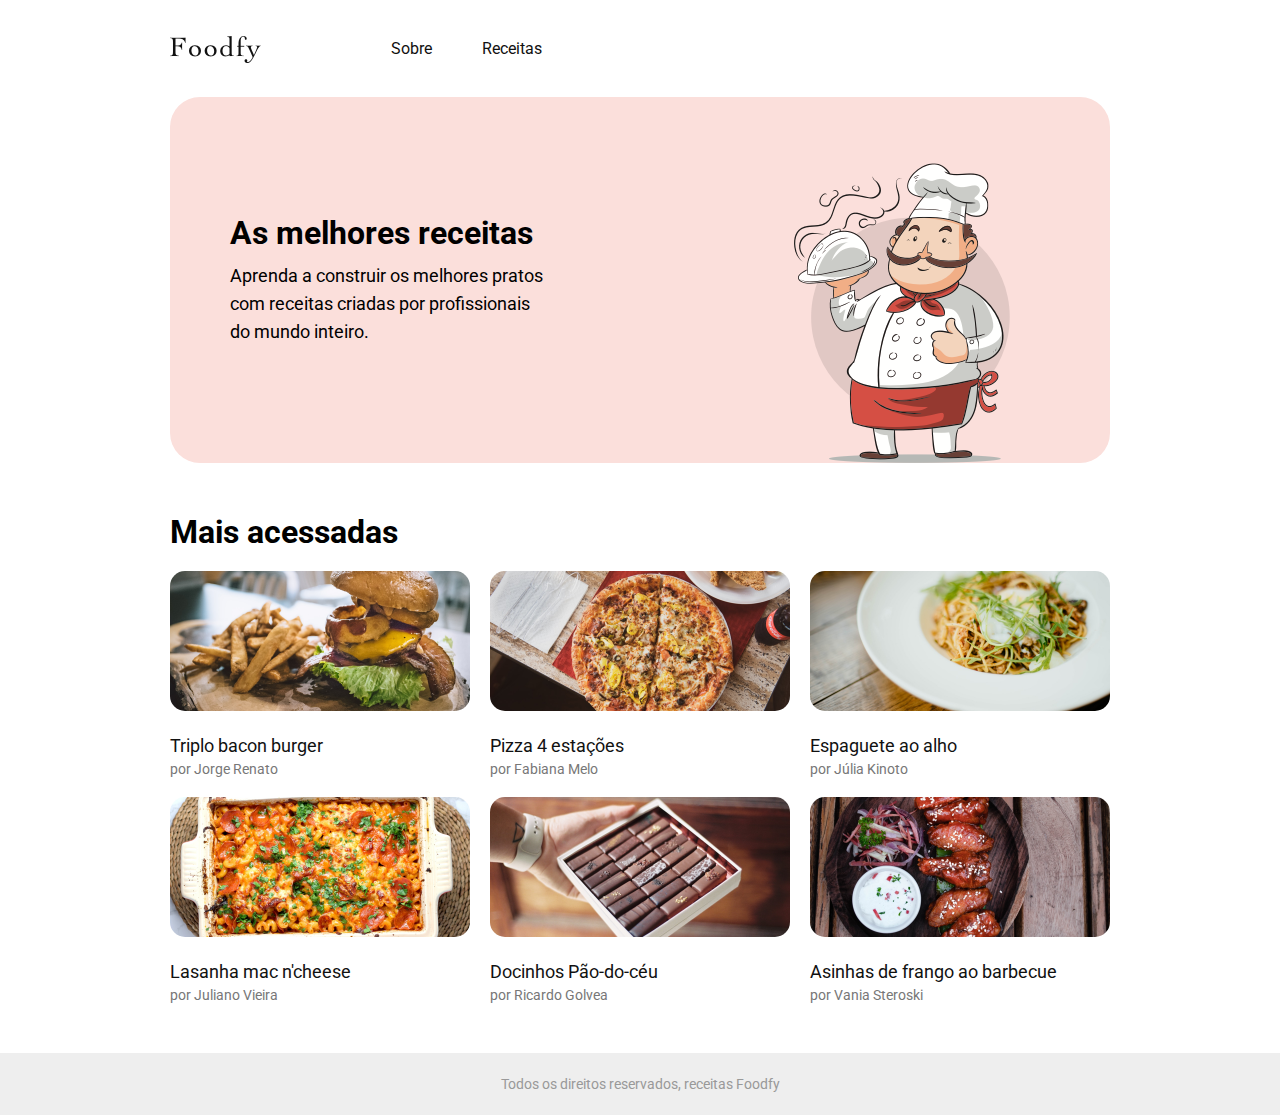
<file: index.html>
<!DOCTYPE html>
<html lang="pt_br">
  <head>
    <meta charset="UTF-8">
    <meta name="viewport" content="width=device-width, initial-scale=1.0">
    <title>Foodfy</title>
    <link rel="stylesheet" href="styles/main.css">
    <link rel="stylesheet" href="styles/index.css">
  </head>
  <body>
    <header>
      <div class="head">
        <div class="logo">
          <a href="index.html"><img src="assets/logo.png" alt="logo"></a>
        </div>
        <div class="menu-navigation">
          <a href="sobre.html">Sobre</a>
          <a href="receitas.html">Receitas</a>
        </div>
      </div>
    </header>
    <section>
      <div class="page-information">
        <div class="text-content">
          <h1>As melhores receitas</h1>
          <p>
            Aprenda a construir os melhores pratos
            com receitas criadas por profissionais 
            do mundo inteiro.
          </p>
        </div>
        <div class="chef-img">
          <img src="assets/chef.png" alt="chef image">
        </div>
      </div>
    </section>
    <section>
      <div class="content">
        <div>
          <h1>Mais acessadas</h1>
        </div>
        <div class="cards">

          <div class="card">
            <div class="recipe-img">
              <img src="assets/burger.png" alt="burguer">
            </div>
            <div class="card-title">
              <h3>Triplo bacon burger</h3>
            </div>
            <div class="chef-name">
              <p>por Jorge Renato</p>
            </div>
          </div>

          <div class="card">
            <div class="recipe-img">
              <img src="assets/pizza.png" alt="pizza">
            </div>
            <div class="card-title">
              <h3>Pizza 4 estações</h3>
            </div>
            <div class="chef-name">
              <p>por Fabiana Melo</p>
            </div>
          </div>

          <div class="card">
            <div class="recipe-img">
              <img src="assets/espaguete.png" alt="Espaguete">
            </div>
            <div class="card-title">
              <h3>Espaguete ao alho</h3>
            </div>
            <div class="chef-name">
              <p>por Júlia Kinoto</p>
            </div>
          </div>

          <div class="card">
            <div class="recipe-img">
              <img src="assets/lasanha.png" alt="lasanha">
            </div>
            <div class="card-title">
              <h3>Lasanha mac n'cheese</h3>
            </div>
            <div class="chef-name">
              <p>por Juliano Vieira</p>
            </div>
          </div>

          <div class="card">
            <div class="recipe-img">
              <img src="assets/doce.png" alt="doce">
            </div>
            <div class="card-title">
              <h3>Docinhos Pão-do-céu</h3>
            </div>
            <div class="chef-name">
              <p>por Ricardo Golvea</p>
            </div>
          </div>

          <div class="card">
            <div class="recipe-img">
              <img src="assets/asinhas.png" alt="asinhas">
            </div>
            <div class="card-title">
              <h3>Asinhas de frango ao barbecue</h3>
            </div>
            <div class="chef-name">
              <p>por Vania Steroski</p>
            </div>
          </div>

        </div>
      </div>
    </section>
    <footer>
      <p>Todos os direitos reservados, receitas Foodfy</p>
    </footer>
  </body>
</html>
</file>
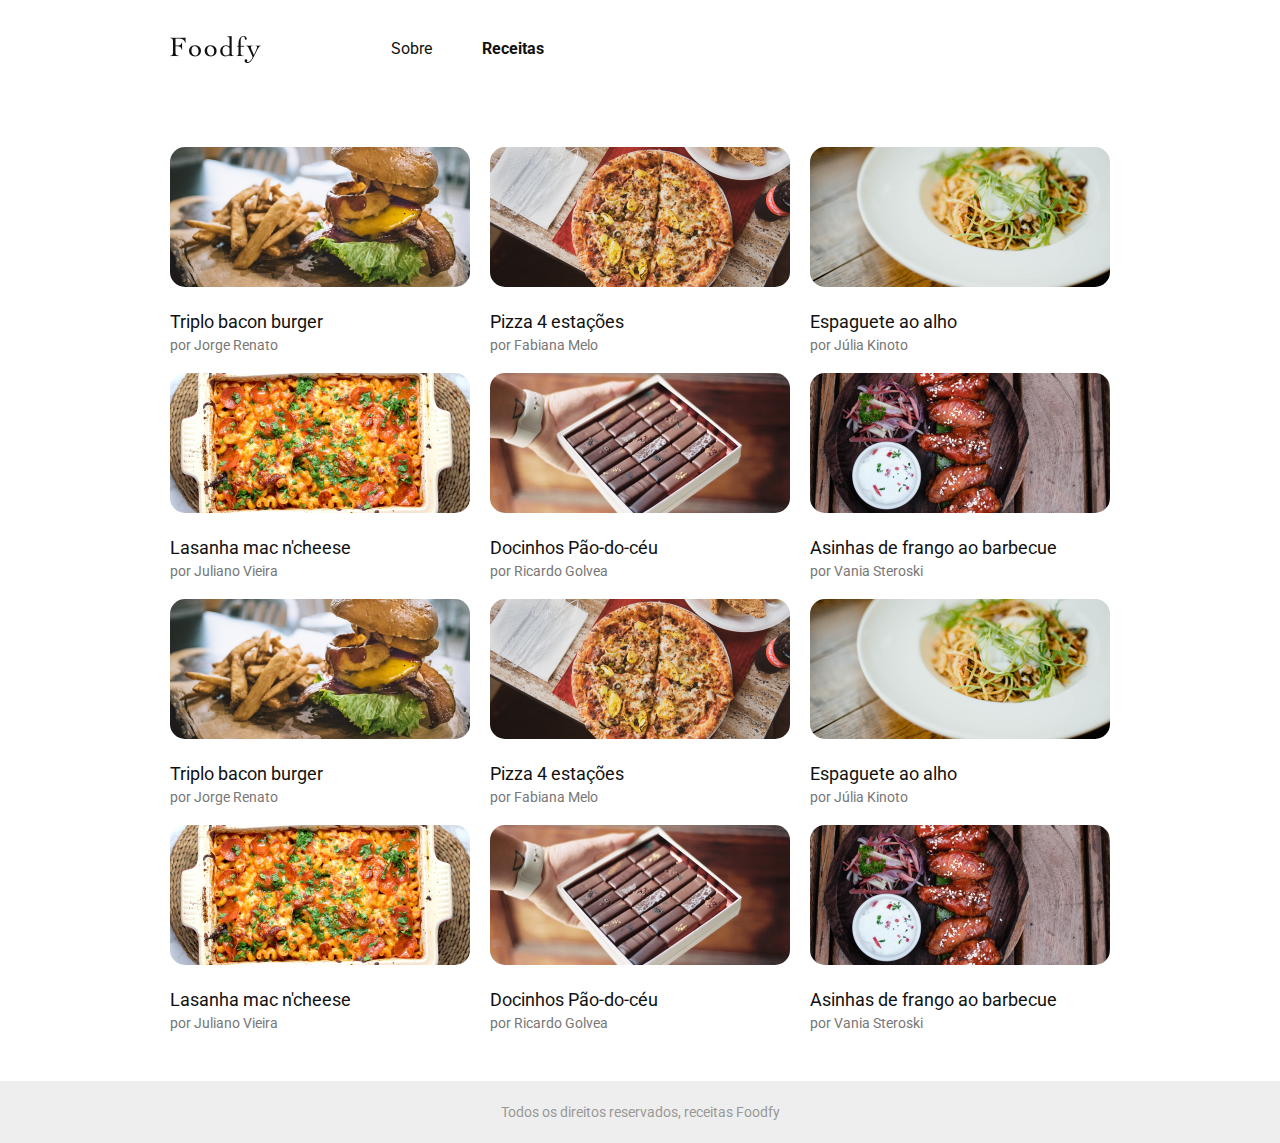
<file: receitas.html>
<!DOCTYPE html>
<html lang="pt_br">
  <head>
    <meta charset="UTF-8">
    <meta name="viewport" content="width=device-width, initial-scale=1.0">
    <title>Foodfy - receitas</title>
    <link rel="stylesheet" href="styles/main.css">
    <link rel="stylesheet" href="styles/receitas.css">
  </head>
  <body>
    <header>
      <div class="head">
        <div class="logo">
          <a href="index.html"><img src="assets/logo.png" alt="logo"></a>
        </div>
        <div class="menu-navigation">
          <a href="sobre.html">Sobre</a>
          <a href="#"><b>Receitas</b></a>
        </div>
      </div>
    </header>
    <section>
      <div class="content">
        <div class="cards">
          <div class="card">
            <div class="recipe-img">
              <img src="assets/burger.png" alt="burguer">
            </div>
            <div class="card-title">
              <h3>Triplo bacon burger</h3>
            </div>
            <div class="chef-name">
              <p>por Jorge Renato</p>
            </div>
          </div>

          <div class="card">
            <div class="recipe-img">
              <img src="assets/pizza.png" alt="pizza">
            </div>
            <div class="card-title">
              <h3>Pizza 4 estações</h3>
            </div>
            <div class="chef-name">
              <p>por Fabiana Melo</p>
            </div>
          </div>

          <div class="card">
            <div class="recipe-img">
              <img src="assets/espaguete.png" alt="Espaguete">
            </div>
            <div class="card-title">
              <h3>Espaguete ao alho</h3>
            </div>
            <div class="chef-name">
              <p>por Júlia Kinoto</p>
            </div>
          </div>

          <div class="card">
            <div class="recipe-img">
              <img src="assets/lasanha.png" alt="lasanha">
            </div>
            <div class="card-title">
              <h3>Lasanha mac n'cheese</h3>
            </div>
            <div class="chef-name">
              <p>por Juliano Vieira</p>
            </div>
          </div>

          <div class="card">
            <div class="recipe-img">
              <img src="assets/doce.png" alt="doce">
            </div>
            <div class="card-title">
              <h3>Docinhos Pão-do-céu</h3>
            </div>
            <div class="chef-name">
              <p>por Ricardo Golvea</p>
            </div>
          </div>

          <div class="card">
            <div class="recipe-img">
              <img src="assets/asinhas.png" alt="asinhas">
            </div>
            <div class="card-title">
              <h3>Asinhas de frango ao barbecue</h3>
            </div>
            <div class="chef-name">
              <p>por Vania Steroski</p>
            </div>
          </div>

          <div class="card">
            <div class="recipe-img">
              <img src="assets/burger.png" alt="burguer">
            </div>
            <div class="card-title">
              <h3>Triplo bacon burger</h3>
            </div>
            <div class="chef-name">
              <p>por Jorge Renato</p>
            </div>
          </div>

          <div class="card">
            <div class="recipe-img">
              <img src="assets/pizza.png" alt="pizza">
            </div>
            <div class="card-title">
              <h3>Pizza 4 estações</h3>
            </div>
            <div class="chef-name">
              <p>por Fabiana Melo</p>
            </div>
          </div>

          <div class="card">
            <div class="recipe-img">
              <img src="assets/espaguete.png" alt="Espaguete">
            </div>
            <div class="card-title">
              <h3>Espaguete ao alho</h3>
            </div>
            <div class="chef-name">
              <p>por Júlia Kinoto</p>
            </div>
          </div>

          <div class="card">
            <div class="recipe-img">
              <img src="assets/lasanha.png" alt="lasanha">
            </div>
            <div class="card-title">
              <h3>Lasanha mac n'cheese</h3>
            </div>
            <div class="chef-name">
              <p>por Juliano Vieira</p>
            </div>
          </div>

          <div class="card">
            <div class="recipe-img">
              <img src="assets/doce.png" alt="doce">
            </div>
            <div class="card-title">
              <h3>Docinhos Pão-do-céu</h3>
            </div>
            <div class="chef-name">
              <p>por Ricardo Golvea</p>
            </div>
          </div>

          <div class="card">
            <div class="recipe-img">
              <img src="assets/asinhas.png" alt="asinhas">
            </div>
            <div class="card-title">
              <h3>Asinhas de frango ao barbecue</h3>
            </div>
            <div class="chef-name">
              <p>por Vania Steroski</p>
            </div>
          </div>
        </div>
      </div>
    </section>
    <div class="modal-overlay">
      <div class="modal">
        <div class="modal-card">
          
        </div>
        <p class="close-modal">Fechar modal</p>
      </div>
    </div>
    <footer>
      <p>Todos os direitos reservados, receitas Foodfy</p>
    </footer>
    <script src="scripts/scripts.js"></script>
  </body>
</html>
</file>
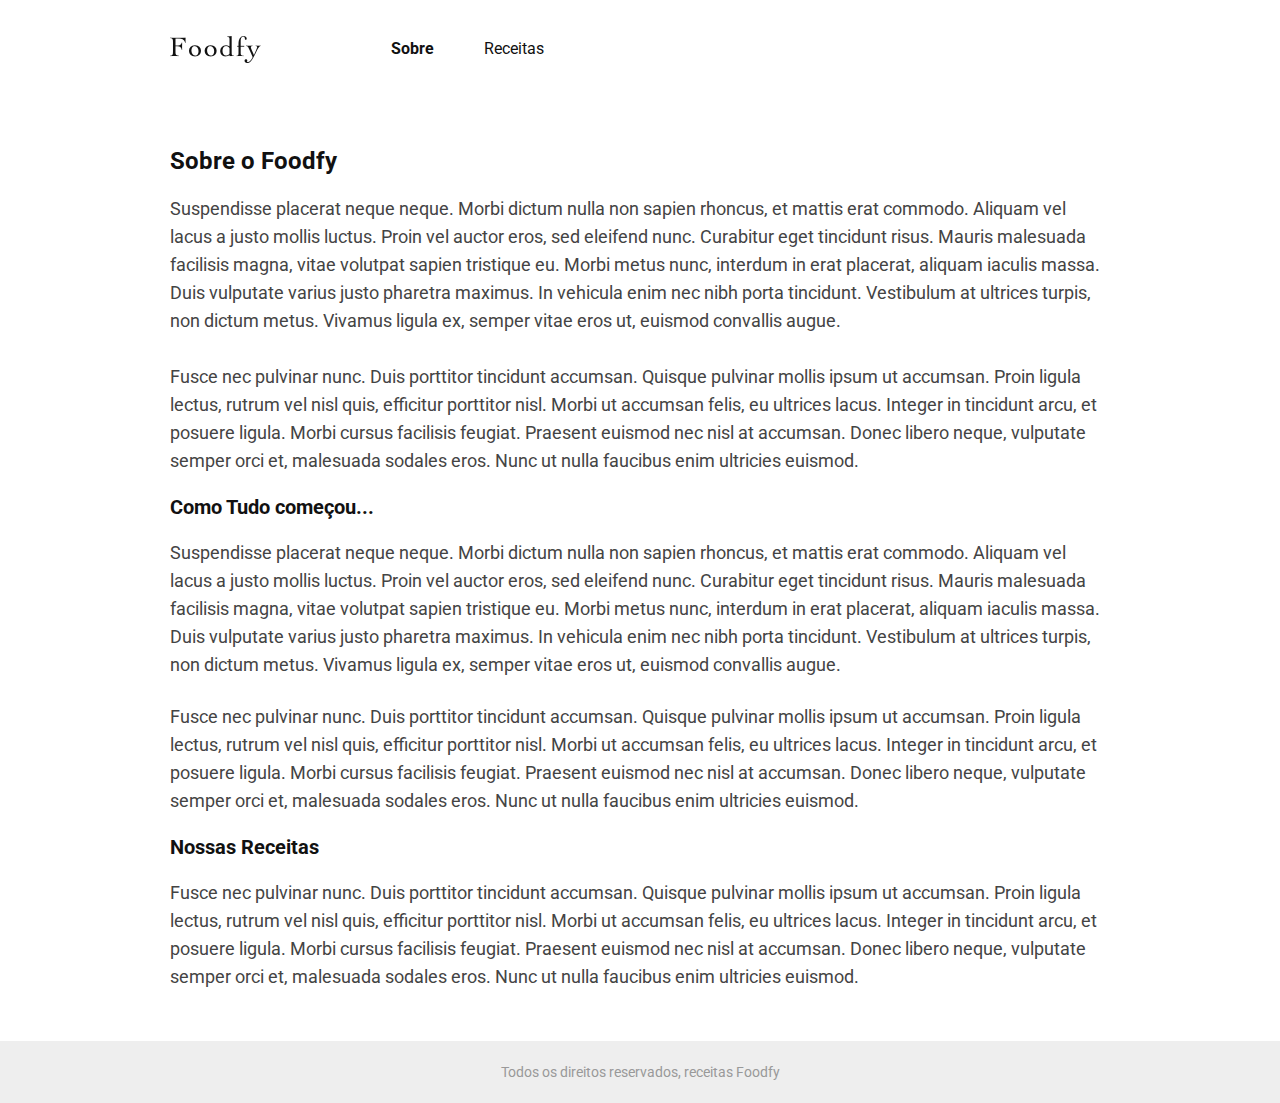
<file: sobre.html>
<!DOCTYPE html>
<html lang="pt_br">
  <head>
    <meta charset="UTF-8">
    <meta name="viewport" content="width=device-width, initial-scale=1.0">
    <title>Foodfy - Sobre</title>
    <link rel="stylesheet" href="styles/main.css">
    <link rel="stylesheet" href="styles/sobre.css">
  </head>
  <body>
    <header>
      <div class="head">
        <div class="logo">
          <a href="index.html"><img src="assets/logo.png" alt="logo"></a>
        </div>
        <div class="menu-navigation">
          <a href="#"><b>Sobre</b></a>
          <a href="receitas.html">Receitas</a>
        </div>
      </div>
    </header>
    <section>
      <div class="content">
        <div class="text1">
          <h1>Sobre o Foodfy</h1>
          <p>Suspendisse placerat neque neque. Morbi dictum nulla non sapien rhoncus, et mattis erat commodo. Aliquam vel lacus a justo mollis luctus. Proin vel auctor eros, sed eleifend nunc. Curabitur eget tincidunt risus. Mauris malesuada facilisis magna, vitae volutpat sapien tristique eu. Morbi metus nunc, interdum in erat placerat, aliquam iaculis massa. Duis vulputate varius justo pharetra maximus. In vehicula enim nec nibh porta tincidunt. Vestibulum at ultrices turpis, non dictum metus. Vivamus ligula ex, semper vitae eros ut, euismod convallis augue.
          </p><br>
          <p>Fusce nec pulvinar nunc. Duis porttitor tincidunt accumsan. Quisque pulvinar mollis ipsum ut accumsan. Proin ligula lectus, rutrum vel nisl quis, efficitur porttitor nisl. Morbi ut accumsan felis, eu ultrices lacus. Integer in tincidunt arcu, et posuere ligula. Morbi cursus facilisis feugiat. Praesent euismod nec nisl at accumsan. Donec libero neque, vulputate semper orci et, malesuada sodales eros. Nunc ut nulla faucibus enim ultricies euismod.</p>
        </div>
        <div class="text2">
          <h1>Como Tudo começou...</h1>
          <p>
            Suspendisse placerat neque neque. Morbi dictum nulla non sapien rhoncus, et mattis erat commodo. Aliquam vel lacus a justo mollis luctus. Proin vel auctor eros, sed eleifend nunc. Curabitur eget tincidunt risus. Mauris malesuada facilisis magna, vitae volutpat sapien tristique eu. Morbi metus nunc, interdum in erat placerat, aliquam iaculis massa. Duis vulputate varius justo pharetra maximus. In vehicula enim nec nibh porta tincidunt. Vestibulum at ultrices turpis, non dictum metus. Vivamus ligula ex, semper vitae eros ut, euismod convallis augue.
          </p><br>
          <p>
            Fusce nec pulvinar nunc. Duis porttitor tincidunt accumsan. Quisque pulvinar mollis ipsum ut accumsan. Proin ligula lectus, rutrum vel nisl quis, efficitur porttitor nisl. Morbi ut accumsan felis, eu ultrices lacus. Integer in tincidunt arcu, et posuere ligula. Morbi cursus facilisis feugiat. Praesent euismod nec nisl at accumsan. Donec libero neque, vulputate semper orci et, malesuada sodales eros. Nunc ut nulla faucibus enim ultricies euismod.
          </p>
        </div>
        <div class="text3">
          <h1>Nossas Receitas</h1>
          <p>
            Fusce nec pulvinar nunc. Duis porttitor tincidunt accumsan. Quisque pulvinar mollis ipsum ut accumsan. Proin ligula lectus, rutrum vel nisl quis, efficitur porttitor nisl. Morbi ut accumsan felis, eu ultrices lacus. Integer in tincidunt arcu, et posuere ligula. Morbi cursus facilisis feugiat. Praesent euismod nec nisl at accumsan. Donec libero neque, vulputate semper orci et, malesuada sodales eros. Nunc ut nulla faucibus enim ultricies euismod.
          </p>
        </div>
      </div>
    </section>
    <footer>
      <p>Todos os direitos reservados, receitas Foodfy</p>
    </footer>
  </body>
</html>
</file>
<file: styles/main.css>
@import url('https://fonts.googleapis.com/css2?family=Roboto:wght@400;700&display=swap');

* {
  margin: 0;
  border: 0;
  padding: 0;
}

body {
  font-family: 'Roboto', sans-serif;
}

.head {
  display: flex;
  align-items: center;
  width: 940px;
  margin: auto;
}

.logo {
  margin: 36px 122px 30px 0px;
}

.menu-navigation a {
  text-decoration: none;
  font-size: 16px;
  line-height: 19px;
  color: #111111;
  margin-right: 30px;
  transition: 400ms;
  padding: 8px;
  border-radius: 8px;
}

.menu-navigation a:hover{
  background-color: #fbdfdf81;
}

.content {
  width: 940px;
  margin: auto;
  margin-top: 50px;
}

footer {
  margin-top: 50px;
  display: flex;
  align-items: center;
  justify-content: center;
  height: 62px;
  background-color: #EEEEEE;
}

footer p{
  font-size: 14px;
  line-height: 16px;
  font-weight: 400;
  color: #999999;
}
</file>
<file: styles/index.css>
/* === MAIN-PAGE === */

.page-information {
  display: flex;
  width: 940px;
  height: 366px;
  background-color: #FBDFDB;
  border-radius: 30px;
  margin: auto;
}

.chef-img {
  margin: 66px 100px 0 auto;
}

.page-information .text-content h1 {
  font-size: 32px;
  font-weight: bold;
  line-height: 38px;
  margin: 117px auto 10px 60px;
}

.page-information .text-content p {
  width: 316px;
  font-weight: 400;
  margin-left: 60px;
  font-size: 18px;
  line-height: 28px;
  color: #000000;
}

.cards {
  display: grid;
  grid-template-columns: 1fr 1fr 1fr;
  gap: 20px;
  margin-top: 20px;
}

.card h3 {
  font-size: 18px;
  line-height: 21px;
  color: #111111;
  font-weight: 400;
  margin-top: 20px;
  margin-bottom: 5px;
}

.card p {
  font-size: 14px;
  font-weight: 400;
  line-height: 16px;
  color: #777777;
}

.card .recipe-img img {
  width: 300px;
  height: 140px;
  border-radius: 15px;
}
</file>
<file: styles/receitas.css>
/* === PAGE-RECIPES === */

.cards {
  display: grid;
  grid-template-columns: 1fr 1fr 1fr;
  gap: 20px;
  margin-top: 20px;
}

.cards .card {
  cursor: pointer;
  transition: 400ms;
}

.cards .card:hover{
  transform: translateY(-7px);
}

.cards .card h3 {
  font-size: 18px;
  line-height: 21px;
  color: #111111;
  font-weight: 400;
  margin-top: 20px;
  margin-bottom: 5px;
}

.cards .card p {
  font-size: 14px;
  font-weight: 400;
  line-height: 16px;
  color: #777777;
}

.cards .card .recipe-img img {
  width: 300px;
  height: 140px;
  border-radius: 15px;
}

/* === MODAL === */

.modal-overlay {
  background-color: rgba(0, 0, 0, 0.7);
  width: 100%;
  height: 100%;
  position: fixed;
  top: 0;
  display: flex;
  justify-content: center;
  align-items: center;
  opacity: 0;
  visibility: hidden;
} 

.modal {
  background-color: white;
  width: 660px;
  height: 413px;
  border-radius: 16px;
  position: relative;
  text-align: center;
}

.modal .modal-card {
  width: 600px;
  margin: 30px;
}

.modal-card .card img {
  height: 200px;
  width: 600px;
  border-radius: 15px;
}

.modal-card .card h3 {
  font-weight: 400;
  font-size: 24px;
  line-height: 28px;
  color: #111111;
  margin-top: 20px;
  margin-bottom: 5px;
}

.modal-card .card p {
  font-size: 18px;
  font-weight: 400;
  line-height: 21px;
  color: #777777;
}

.modal .close-modal {
  color: #999999;
  font-size: 16px;
  font-weight: 400;
  line-height: 19px;
  margin-top: 60px;
  cursor: pointer;
}

/* === MODAL.ACTIVE */

.modal-overlay.active {
  opacity: 1;
  visibility: visible;
}
</file>
<file: styles/sobre.css>
/* === ABOUT-PAGE === */

.text1 h1 {
  margin-bottom: 20px;
  font-weight: bold;
  font-size: 24px;
  line-height: 28px;
  color: #111111;
}

.text1, 
.text2,
.text3, p {
  font-weight: 400;
  font-size: 18px;
  line-height: 28px;
  color: #444444;
}

.text2, 
.text3, h1{
  margin: 20px 0;
  font-weight: bold;
  font-size: 20px;
  line-height: 24px;
  color: #111111;
}
</file>
